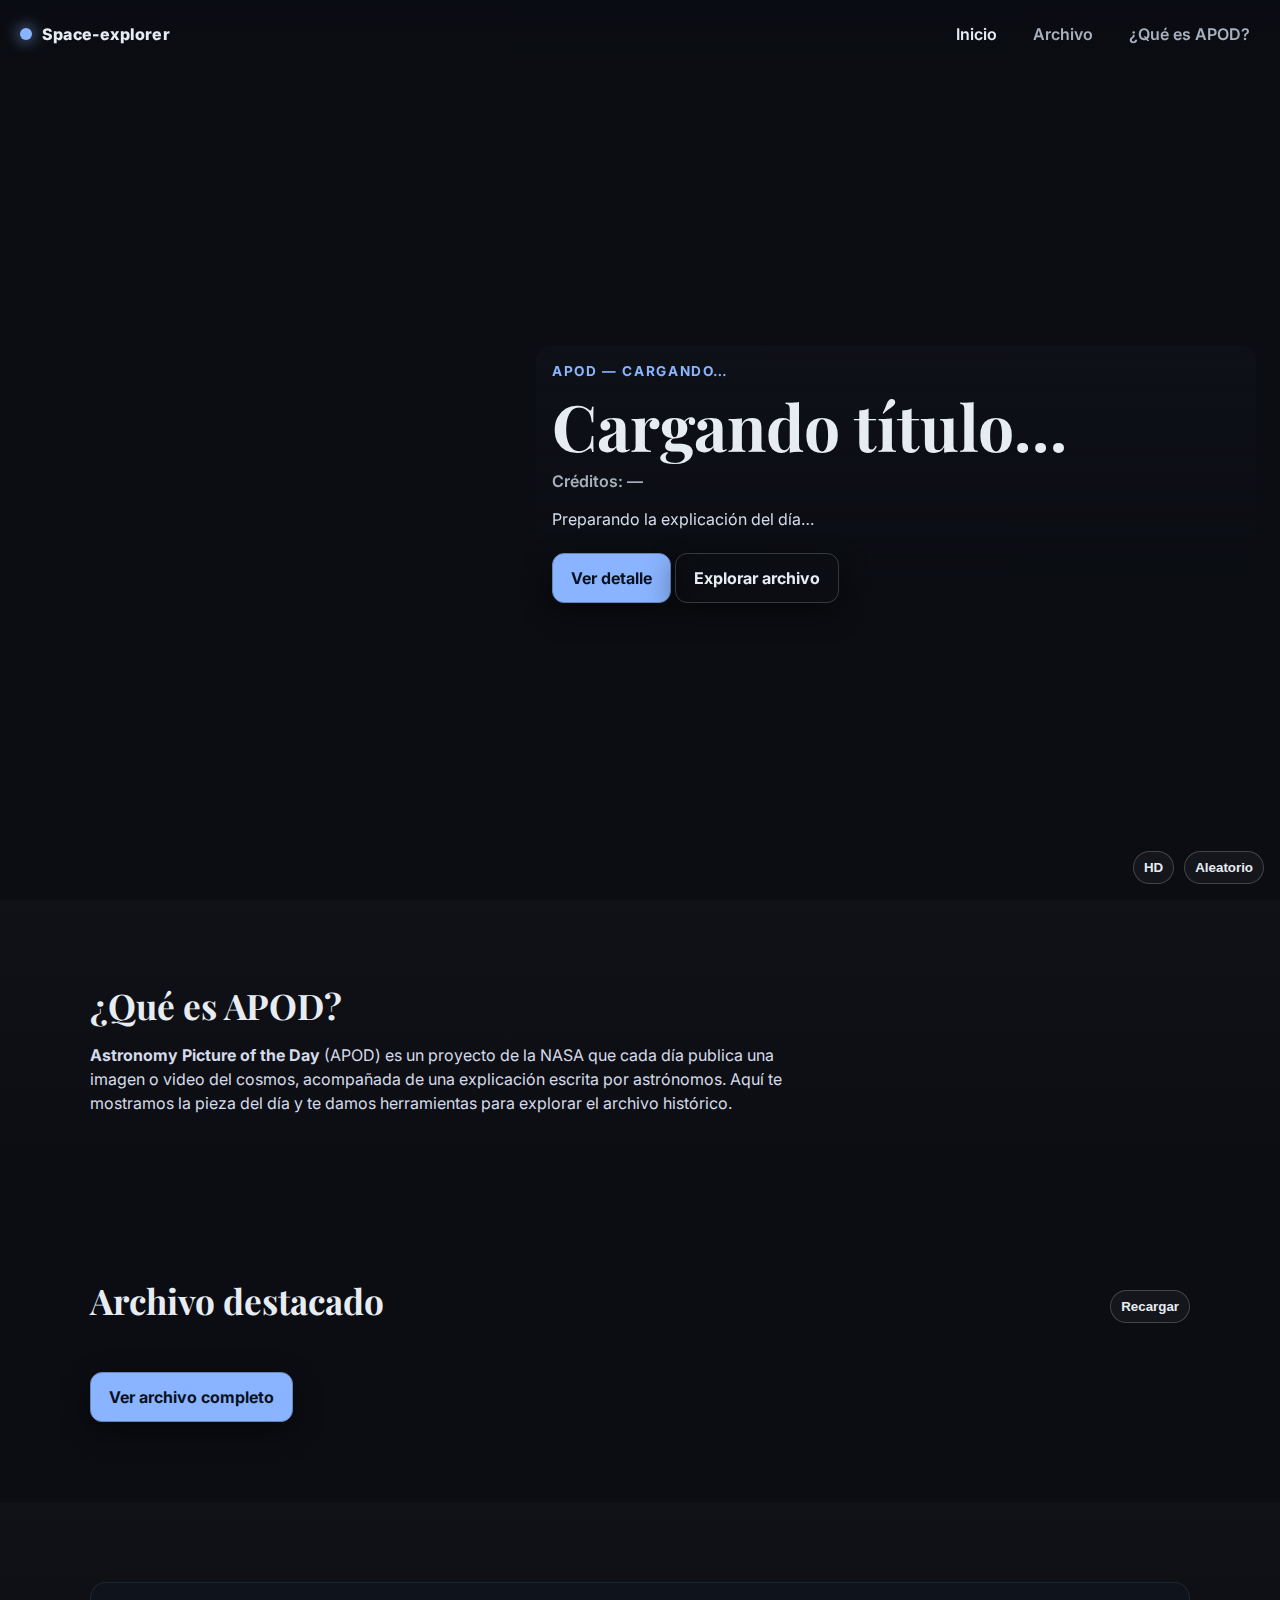
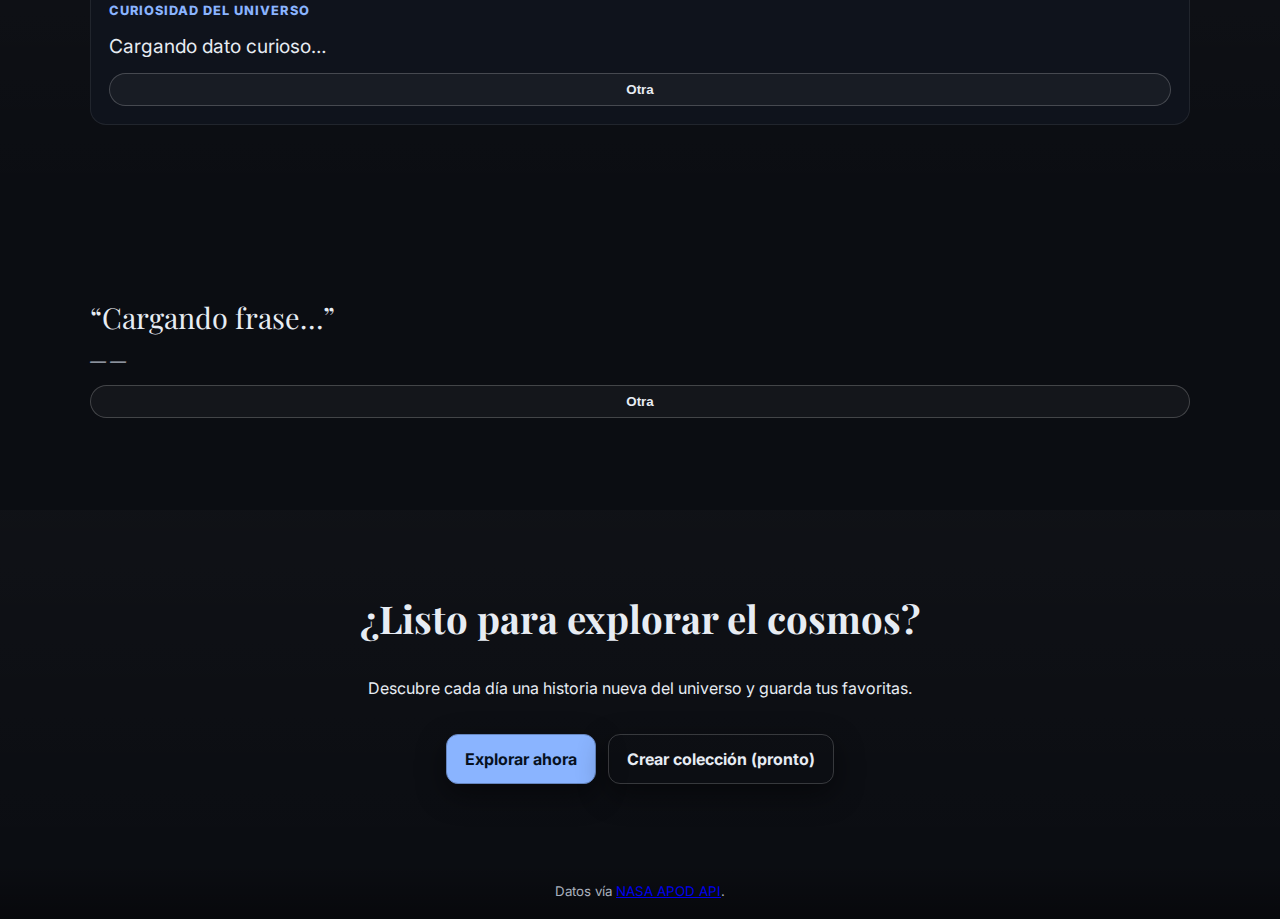
<file: index.html>
<!doctype html>
<html lang="es">
<head>
  <meta charset="utf-8" />
  <meta name="viewport" content="width=device-width, initial-scale=1" />
  <title>Cosmos Diario — Inicio</title>
  <meta name="description" content="Imagen Astronómica del Día (APOD) — Inspírate con el universo." />

  <!-- Tipografías -->
  <link rel="preconnect" href="https://fonts.gstatic.com" crossorigin>
  <link href="https://fonts.googleapis.com/css2?family=Inter:wght@400;600;800&family=Playfair+Display:wght@700&display=swap" rel="stylesheet">

  <link rel="stylesheet" href="./assets/css/style.css" />
</head>
<body>
  <noscript>Activa JavaScript para ver la Imagen Astronómica del Día.</noscript>

  <!-- Header -->
  <header class="site-header" role="banner" aria-label="Encabezado principal">
    <a class="brand" href="#" aria-label="Inicio Cosmos Diario">
      <span class="brand__dot" aria-hidden="true"></span>
      <span class="brand__name">Space-explorer</span>
    </a>

    <nav class="site-nav" aria-label="Navegación principal">
      <a class="nav-link is-active" href="#">Inicio</a>
      <a class="nav-link" href="#archivo">Archivo</a>
      <a class="nav-link" href="#que-es-apod">¿Qué es APOD?</a>
    </nav>
  </header>

  <!-- 1–2. Hero: APOD del día -->
  <main id="main" class="hero" role="main" aria-labelledby="apod-title">
    <div class="hero__backdrop" aria-hidden="true"></div>

    <section class="hero__content" aria-live="polite">
      <p class="eyebrow" id="apod-date">APOD — Cargando…</p>
      <h1 class="hero__title" id="apod-title">Cargando título…</h1>
      <p class="hero__subtitle" id="apod-credit">Créditos: —</p>
      <p class="hero__description" id="apod-desc">Preparando la explicación del día…</p>

      <div class="hero__actions">
        <a id="cta-detail" class="btn btn--primary" href="#" aria-label="Ver detalle del APOD de hoy">Ver detalle</a>
        <a id="cta-archive" class="btn btn--ghost" href="#archivo" aria-label="Explorar archivo de imágenes">Explorar archivo</a>
      </div>
    </section>

    <div class="hero__meta">
      <button id="open-hd" class="chip" type="button" aria-label="Abrir en alta resolución">HD</button>
      <button id="random-apod" class="chip" type="button" aria-label="Ver un APOD aleatorio">Aleatorio</button>
    </div>
  </main>

  <!-- 3. Explicación “¿Qué es APOD?” -->
  <section id="que-es-apod" class="section section--info">
    <div class="container">
      <h2 class="section__title">¿Qué es APOD?</h2>
      <p class="section__lead">
        <strong>Astronomy Picture of the Day</strong> (APOD) es un proyecto de la NASA que cada día publica
        una imagen o video del cosmos, acompañada de una explicación escrita por astrónomos. Aquí te mostramos
        la pieza del día y te damos herramientas para explorar el archivo histórico.
      </p>
    </div>
  </section>

  <!-- 4. Mini-galería de archivo destacado -->
  <section id="archivo" class="section section--gallery" aria-labelledby="gallery-title">
    <div class="container">
      <div class="section__head">
        <h2 id="gallery-title" class="section__title">Archivo destacado</h2>
        <button id="reload-gallery" class="chip" type="button" aria-label="Cargar otras piezas">Recargar</button>
      </div>

      <div id="gallery-grid" class="gallery-grid" role="list" aria-live="polite">
        <!-- tarjetas se inyectan por JS -->
      </div>

      <div class="section__cta">
        <a class="btn btn--primary" href="./archive.html" aria-disabled="true">Ver archivo completo</a>
        
      </div>
    </div>
  </section>

  <!-- 5. Trivia / curiosidad -->
  <section class="section section--trivia">
    <div class="container trivia" role="note" aria-live="polite">
      <div class="trivia__eyebrow">Curiosidad del universo</div>
      <div id="trivia-text" class="trivia__text">Cargando dato curioso…</div>
      <button id="new-trivia" class="chip" type="button" aria-label="Nueva curiosidad">Otra</button>
    </div>
  </section>

  <!-- 6. Frase inspiracional / testimonios -->
  <section class="section section--quote">
    <div class="container quote">
      <blockquote id="quote-text" class="quote__text">“Cargando frase…”</blockquote>
      <cite id="quote-author" class="quote__author">— —</cite>
      <button id="new-quote" class="chip" type="button" aria-label="Nueva frase">Otra</button>
    </div>
  </section>

  <!-- 7. Call to Action final -->
  <section class="section section--cta">
    <div class="container cta-final">
      <h2>¿Listo para explorar el cosmos?</h2>
      <p>Descubre cada día una historia nueva del universo y guarda tus favoritas.</p>
      <div class="cta-final__actions">
        <a href="#archivo" class="btn btn--primary">Explorar ahora</a>
        <a href="#" class="btn btn--ghost" aria-disabled="true">Crear colección (pronto)</a>
      </div>
    </div>
  </section>

  <!-- 8. Footer -->
  <footer class="site-footer" role="contentinfo">
    <small>
      Datos vía <a href="https://api.nasa.gov/" rel="noopener" target="_blank">NASA APOD API</a>.
      
    </small>
  </footer>

  <!-- Importante: primero la key, luego el script principal -->
  <script src="./assets/js/config.js"></script>
  <script src="./assets/js/main.js" defer></script>
</body>
</html>
</file>
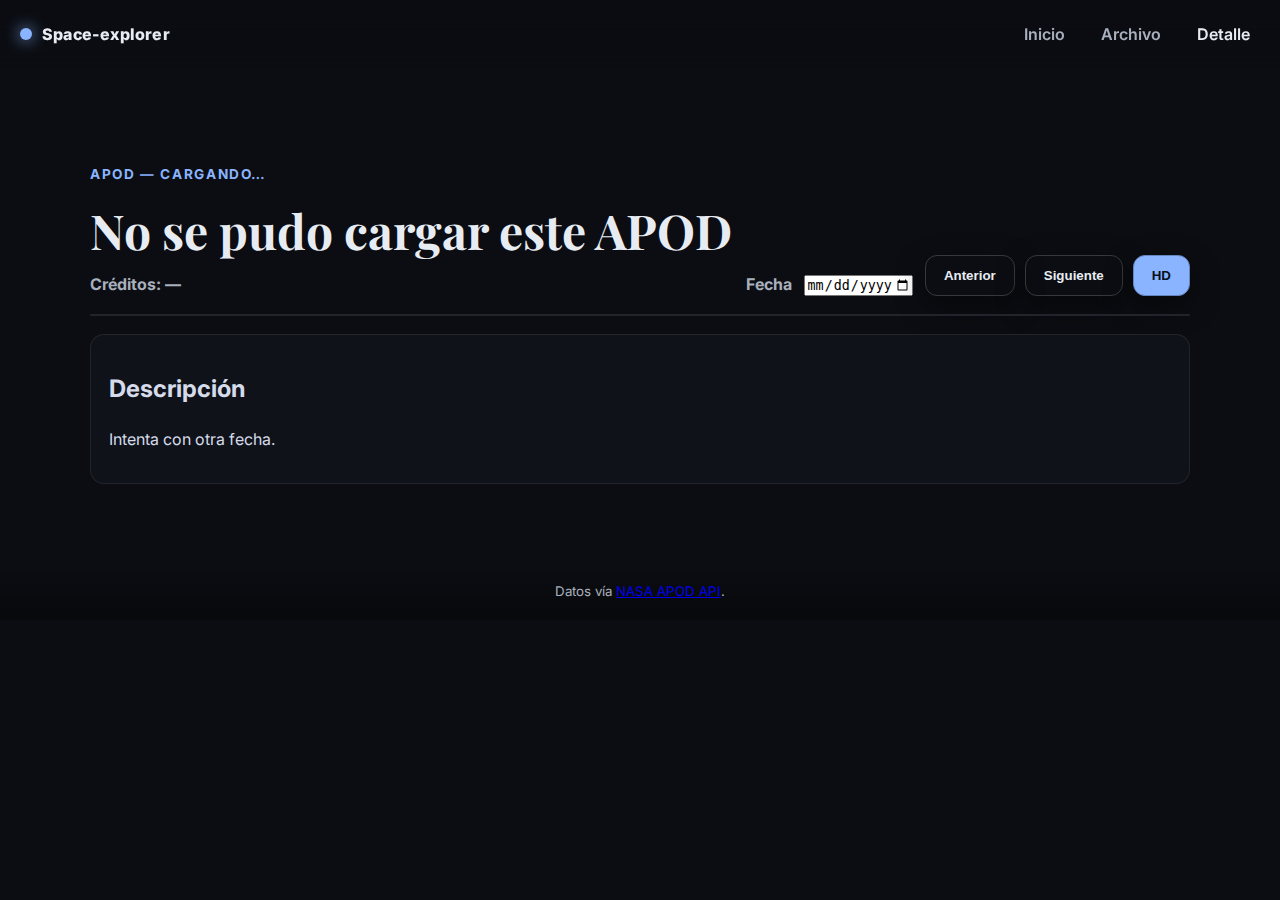
<file: apod.html>
<!doctype html>
<html lang="es">
<head>
  <meta charset="utf-8" />
  <meta name="viewport" content="width=device-width, initial-scale=1" />
  <title>Cosmos Diario — Detalle APOD</title>
  <meta name="description" content="Detalle de Astronomy Picture of the Day (APOD) de la NASA." />

  <!-- Tipografías -->
  <link rel="preconnect" href="https://fonts.gstatic.com" crossorigin>
  <link href="https://fonts.googleapis.com/css2?family=Inter:wght@400;600;800&family=Playfair+Display:wght@700&display=swap" rel="stylesheet">

  <link rel="stylesheet" href="./assets/css/style.css" />
</head>
<body>
  <!-- Header -->
  <header class="site-header" role="banner" aria-label="Encabezado principal">
    <a class="brand" href="./index.html" aria-label="Volver al inicio">
      <span class="brand__dot" aria-hidden="true"></span>
      <span class="brand__name">Space-explorer</span>
    </a>

    <nav class="site-nav" aria-label="Navegación principal">
      <a class="nav-link" href="./index.html">Inicio</a>
      <a class="nav-link" href="./archive.html">Archivo</a>
      <a class="nav-link is-active" href="#">Detalle</a>
    </nav>
  </header>

  <main id="detail" class="detail" style="padding-top: 84px">
    <section class="section">
      <div class="container detail__wrap">
        <!-- Cabecera -->
        <div class="detail__head">
          <div>
            <p class="eyebrow" id="apod-date">APOD — Cargando…</p>
            <h1 class="detail__title" id="apod-title">Cargando título…</h1>
            <p class="detail__credit" id="apod-credit">Créditos: —</p>
          </div>
          <div class="detail__controls">
            <label class="detail__label" for="pick-date">Fecha</label>
            <input id="pick-date" type="date" />
            <div class="detail__nav">
              <button id="prev" class="btn btn--ghost" type="button" aria-label="Día anterior">Anterior</button>
              <button id="next" class="btn btn--ghost" type="button" aria-label="Día siguiente">Siguiente</button>
              <button id="open-hd" class="btn btn--primary" type="button" aria-label="Abrir en alta resolución">HD</button>
            </div>
          </div>
        </div>

        <!-- Media -->
        <div id="media" class="detail__media" aria-live="polite">
          <!-- imagen o video se inyecta por JS -->
        </div>

        <!-- Descripción -->
        <article class="detail__desc">
          <h2 class="sr-only">Descripción</h2>
          <p id="apod-desc">Cargando descripción completa…</p>
        </article>
      </div>
    </section>
  </main>

  <!-- Footer -->
  <footer class="site-footer" role="contentinfo">
    <small>
      Datos vía <a href="https://api.nasa.gov/" rel="noopener" target="_blank">NASA APOD API</a>.
      
    </small>
  </footer>

  <!-- Orden: key -> script -->
  <script src="./assets/js/config.js"></script>
  <script src="./assets/js/apod.js" defer></script>
</body>
</html>
</file>
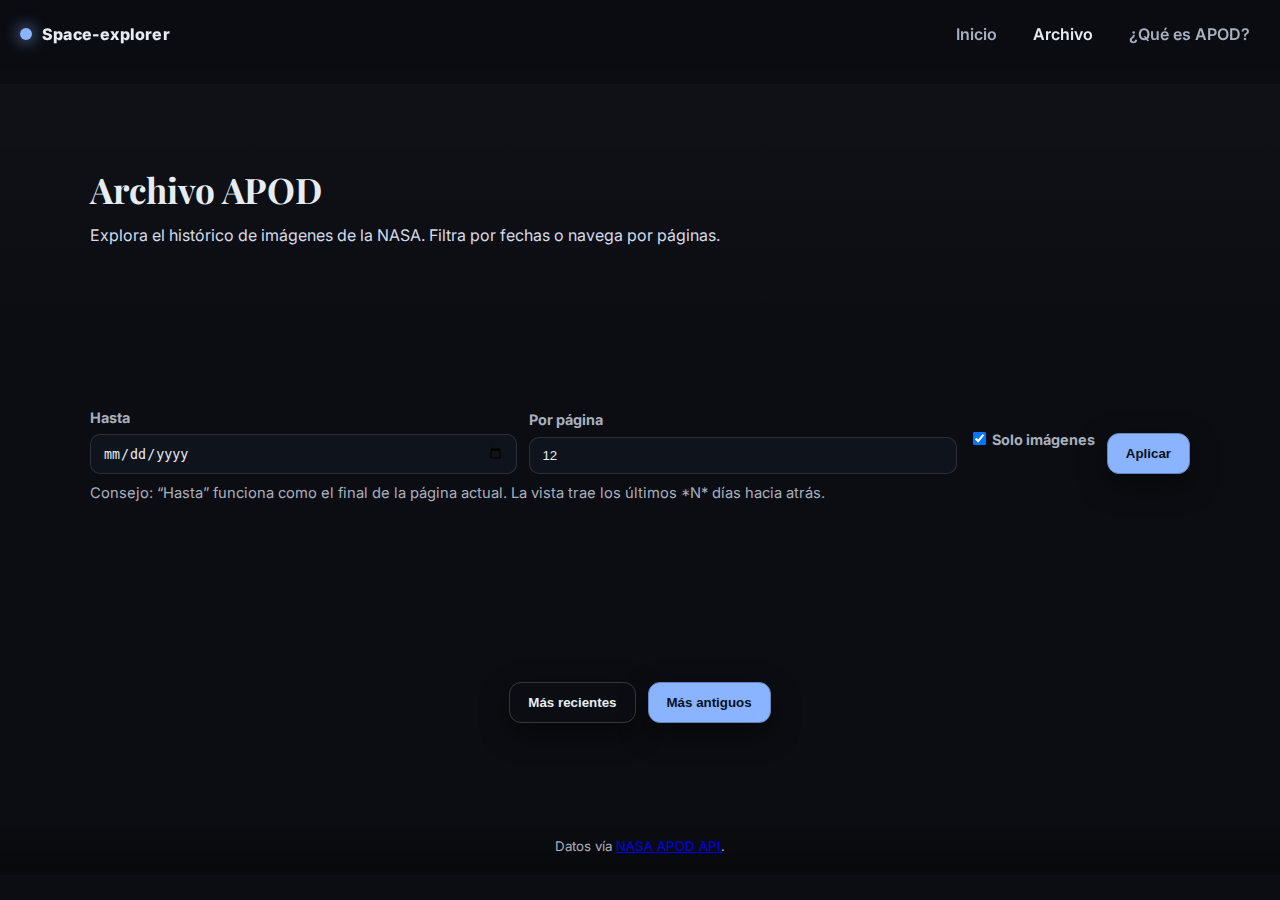
<file: archive.html>
<!DOCTYPE html>
<html lang="en">
<head>
  <meta charset="UTF-8">
  <meta name="viewport" content="width=device-width, initial-scale=1.0">
  <title>Space-explorer - Archivo APOD</title>
  <meta name="description" content="Explora el archivo histórico de APOD (NASA). Filtra por fecha y descubre imágenes pasadas." />
<link rel="preconnect" href="https://fonts.gstatic.com" crossorigin>
  <link href="https://fonts.googleapis.com/css2?family=Inter:wght@400;600;800&family=Playfair+Display:wght@700&display=swap" rel="stylesheet">

  <link rel="stylesheet" href="./assets/css/style.css" />
</head>
<body>
 

<header class="site-header" role="banner" aria-label="Encabezado principal">
    <a class="brand" href="./index.html" aria-label="Volver al inicio">
      <span class="brand__dot" aria-hidden="true"></span>
      <span class="brand__name">Space-explorer</span>
    </a>
    <nav class="site-nav" aria-label="Navegación principal">
      <a class="nav-link" href="./index.html">Inicio</a>
      <a class="nav-link is-active" href="#">Archivo</a>
      <a class="nav-link" href="./index.html#que-es-apod">¿Qué es APOD?</a>
    </nav>
  </header>

  <main style="padding-top: 84px">
    <!-- Título -->
    <section class="section section--info">
      <div class="container">
        <h1 class="section__title" style="margin-bottom:6px">Archivo APOD</h1>
        <p class="section__lead">Explora el histórico de imágenes de la NASA. Filtra por fechas o navega por páginas.</p>
      </div>
    </section>
    <section class="section">
      <div class="container">
        <form id="filters" class="archive-filters" aria-label="Filtros del archivo">
          <div class="field">
            <label for="date-to">Hasta</label>
            <input id="date-to" name="date_to" type="date" />
          </div>
          <div class="field">
            <label for="per-page">Por página</label>
            <select id="per-page" name="per_page">
              <option value="9">9</option>
              <option value="12" selected>12</option>
              <option value="18">18</option>
              <option value="24">24</option>
            </select>
          </div>
          <div class="field check">
            <label><input id="only-images" type="checkbox" checked /> Solo imágenes</label>
          </div>
          <div class="field">
            <button class="btn btn--primary" type="submit">Aplicar</button>
          </div>
        </form>

        <div class="muted" style="margin-top:8px; font-size:.92rem">
          Consejo: “Hasta” funciona como el final de la página actual. La vista trae los últimos *N* días hacia atrás.
        </div>
      </div>
    </section>

    <!-- Resultados -->
    <section class="section">
      <div class="container">
        <div id="archive-grid" class="gallery-grid" role="list" aria-live="polite">
          <!-- tarjetas via JS -->
        </div>

        <div class="archive-pager">
          <button id="prev-page" class="btn btn--ghost" type="button" aria-label="Ir a días más recientes">Más recientes</button>
          <button id="next-page" class="btn btn--primary" type="button" aria-label="Ir a días más antiguos">Más antiguos</button>
        </div>

        <p id="range-label" class="muted" style="text-align:center; margin-top:10px"></p>
      </div>
    </section>
  </main>
 <!--  Footer -->
  <footer class="site-footer" role="contentinfo">
    <small>
      Datos vía <a href="https://api.nasa.gov/" rel="noopener" target="_blank">NASA APOD API</a>.

    </small>
  </footer>

  <!-- Orden: key -> script -->
  <script src="./assets/js/config.js"></script>
  <script src="./assets/js/archive.js" defer></script>


  
</body>
</html>
</file>
<file: assets/css/style.css>
/* ============  Variables y base  ============ */
:root{
  --bg: #0b0d12;
  --surface: #10131a;
  --text: #e7ecf3;
  --muted: #a9b0bd;
  --brand: #8ab4ff;
  --accent: #ff6b6b;
  --shadow: 0 10px 30px rgba(0,0,0,.45);

  --hero-image: url("../img/nebulosa-lacerta.jpg");
  --overlay-from: rgba(10,12,18,.85);
  --overlay-to: rgba(10,12,18,.35);
}

*{ box-sizing: border-box; }
html, body{ height: 100%; }
html{ scroll-behavior: smooth; }
body{
  margin: 0;
  font-family: "Inter", system-ui, -apple-system, Segoe UI, Roboto, "Helvetica Neue", Arial, "Noto Sans";
  background: var(--bg);
  color: var(--text);
  line-height: 1.5;
}
.container{ width: min(1100px, 92vw); margin-inline: auto; }
.muted{ color: var(--muted); }

/* ============  Encabezado  ============ */
.site-header{
  position: fixed; inset-inline: 0; top: 0;
  display: flex; align-items: center; justify-content: space-between;
  padding: 14px 20px;
  background: linear-gradient(180deg, rgba(10,12,18,.85), rgba(10,12,18,0));
  z-index: 40;
  backdrop-filter: blur(6px);
}
.brand{ display:flex; align-items:center; gap:10px; text-decoration:none; color:var(--text); font-weight:800; letter-spacing:.2px; }
.brand__dot{ width:12px; height:12px; border-radius:50%; background: var(--brand); box-shadow: 0 0 16px var(--brand); }
.brand__name{ font-variant-ligatures: none; }

.site-nav{ display:flex; gap:16px; }
.nav-link{
  color: var(--muted); text-decoration: none; font-weight:600;
  padding: 8px 10px; border-radius: 10px;
}
.nav-link:hover{ color: var(--text); background: rgba(255,255,255,.06); }
.nav-link.is-active{ color: var(--text); }

/* ============  Hero  ============ */
.hero{
  position: relative;
  min-height: 100svh;
  display: grid;
  grid-template-columns: minmax(280px, 720px);
  align-items: center;
  padding: clamp(72px, 8vw, 96px) 24px 32px;
  overflow: clip;
}
.hero__backdrop{
  position: absolute; inset: 0;
  background-image:
    linear-gradient(90deg, var(--overlay-from) 0%, var(--overlay-to) 65%),
    var(--hero-image);
  background-size: cover;
  background-position: center;
  filter: saturate(1.05) contrast(1.05);
  transform: scale(1.02);
  transition: transform .8s ease, opacity .5s ease;
  opacity: 0.001;
}
.hero.is-loaded .hero__backdrop{ opacity: 1; transform: scale(1); }

.hero__content{
  position: relative; z-index: 10;
  width: min(720px, 92vw);
  padding: clamp(12px, 2vw, 16px);
  border-radius: 16px;
}

.eyebrow{
  color: var(--brand);
  font-weight: 700; letter-spacing: .12em; text-transform: uppercase;
  margin: 0 0 10px;
  font-size: .85rem;
}
.hero__title{
  margin: 0 0 8px;
  font-family: "Playfair Display", Georgia, serif;
  font-weight: 700;
  font-size: clamp(2rem, 6vw, 4rem);
  line-height: 1.1;
  text-wrap: balance;
}
.hero__subtitle{ margin: 0 0 14px; color: var(--muted); font-weight: 600; }
.hero__description{ margin: 0 0 22px; color: #d5dbea; max-width: 65ch; }

/* Buttons */
.btn{
  display: inline-flex; align-items: center; justify-content: center;
  gap: .5rem; padding: 12px 18px; border-radius: 12px;
  font-weight: 700; text-decoration: none; transition: transform .1s ease, box-shadow .2s ease, background .2s ease, color .2s ease;
  box-shadow: var(--shadow); border: 1px solid transparent;
}
.btn:active{ transform: translateY(1px); }
.btn--primary{ background: var(--brand); color: #07111e; border-color: color-mix(in oklab, var(--brand), black 20%); }
.btn--primary:hover{ background: color-mix(in oklab, var(--brand), white 10%); }
.btn--ghost{ background: transparent; color: var(--text); border-color: rgba(255,255,255,.18); }
.btn--ghost:hover{ background: rgba(255,255,255,.08); }

/* Chips */
.hero__meta{
  position: absolute; right: 16px; bottom: 16px; display:flex; gap:10px; z-index: 10;
}
.chip{
  appearance: none; cursor: pointer;
  border: 1px solid rgba(255,255,255,.2); background: rgba(255,255,255,.04);
  color: var(--text); padding: 8px 10px; border-radius: 999px; font-weight:700;
}
.chip:hover{ background: rgba(255,255,255,.1); }

/* ============  Secciones generales  ============ */
.section{
  padding: clamp(40px, 7vw, 80px) 0;
}
.section--info{ background: linear-gradient(180deg, rgba(255,255,255,.02), rgba(255,255,255,0)); }
.section__title{
  font-family: "Playfair Display", Georgia, serif;
  font-size: clamp(1.5rem, 4vw, 2.2rem);
  margin: 0 0 10px;
}
.section__lead{
  color: #d5dbea;
  max-width: 70ch;
  margin: 0;
}
.section__head{
  display:flex; align-items:center; justify-content: space-between; gap:16px; margin-bottom: 18px;
}

/* ============  Galería  ============ */
.section--gallery{ }
.gallery-grid{
  display: grid;
  grid-template-columns: repeat(2, 1fr);
  gap: 14px;
}
@media (min-width: 820px){
  .gallery-grid{ grid-template-columns: repeat(3, 1fr); }
}
.card{
  display: grid; grid-template-rows: 180px auto;
  background: #0f1219; border: 1px solid rgba(255,255,255,.08);
  border-radius: 14px; overflow: clip; text-decoration: none; color: var(--text);
  transition: transform .15s ease, border-color .2s ease, box-shadow .2s ease;
}
.card:hover{ transform: translateY(-2px); border-color: rgba(255,255,255,.18); box-shadow: var(--shadow); }
.card__media{
  background-size: cover; background-position: center; filter: saturate(1.05) contrast(1.05);
}
.card__body{ padding: 12px 14px; }
.card__title{ margin: 0 0 6px; font-weight: 700; font-size: 1rem; line-height: 1.3; }
.card__meta{ margin: 0; color: var(--muted); font-size: .9rem; }

/* skeleton state */
.skeleton-row{
  display:grid; grid-template-columns: repeat(3, 1fr); gap:14px;
  width: 100%;
}
.skeleton-row::before,
.skeleton-row::after{
  content:""; display:block; height: 220px; border-radius:14px; background: linear-gradient(90deg, #121722, #0e121b, #121722);
  background-size: 200% 100%; animation: shimmer 1.2s infinite linear;
}
@keyframes shimmer{
  0%{ background-position: 200% 0; }
  100%{ background-position: -200% 0; }
}
.section__cta{ margin-top: 16px; display:flex; align-items:center; gap:12px; }

/* ============  Trivia  ============ */
.section--trivia{ background: linear-gradient(180deg, rgba(255,255,255,.02), rgba(255,255,255,0)); }
.trivia{
  display:grid; gap:12px; background: #0f131c; border: 1px solid rgba(255,255,255,.08);
  border-radius: 16px; padding: 18px;
}
.trivia__eyebrow{ color: var(--brand); font-weight: 800; letter-spacing:.08em; text-transform: uppercase; font-size:.8rem; }
.trivia__text{ font-size: clamp(1rem, 2.5vw, 1.2rem); }

/* ============  Quote  ============ */
.section--quote{ }
.quote{
  display:grid; gap:12px; padding: 12px 0;
}
.quote__text{
  font-family: "Playfair Display", Georgia, serif; font-size: clamp(1.2rem, 3.6vw, 1.8rem);
  line-height: 1.4; margin: 0;
}
.quote__author{ color: var(--muted); }

/* ============  CTA final  ============ */
.section--cta{ background: linear-gradient(180deg, rgba(255,255,255,.02), rgba(255,255,255,0)); }
.cta-final{
  text-align:center; display:grid; gap:12px;
}
.cta-final h2{ margin: 0; font-size: clamp(1.6rem, 4.5vw, 2.4rem); font-family: "Playfair Display", Georgia, serif; }
.cta-final__actions{ display:flex; gap:12px; justify-content:center; margin-top: 6px; flex-wrap: wrap; }

/* Footer */
.site-footer{
  display: grid; place-items: center;
  padding: 18px;
  color: var(--muted);
  background: linear-gradient(180deg, rgba(0,0,0,0), rgba(0,0,0,.35));
}

/* Responsive layout */
@media (min-width: 960px){
  .hero{
    grid-template-columns: 1fr minmax(560px, 720px);
    justify-items: start;
    padding-left: clamp(48px, 6vw, 80px);
  }
  .hero__content{
    grid-column: 2;
    background: linear-gradient(180deg, rgba(16,19,26,.65), rgba(16,19,26,0));
    backdrop-filter: blur(4px);
  }
}

/* Accesibilidad foco visible */
:where(a,button){ outline: none; }
:where(a,button):focus-visible{
  box-shadow: 0 0 0 3px color-mix(in oklab, var(--brand), white 15%), 0 0 0 6px rgba(255,255,255,.15);
  border-radius: 12px;
}
/* ====== Vista 2: Archivo ====== */
.archive-filters{
  display: grid;
  grid-template-columns: repeat(2, minmax(160px, 1fr)) auto auto;
  gap: 12px;
  align-items: end;
}
.archive-filters .field{ display:grid; gap:6px; }
.archive-filters .field.check{ align-self: center; }
.archive-filters label{ font-weight: 700; font-size: .9rem; color: var(--muted); }
.archive-filters input[type="date"],
.archive-filters select{
  appearance: none;
  background: #0f131c;
  color: var(--text);
  border: 1px solid rgba(255,255,255,.12);
  border-radius: 10px;
  padding: 10px 12px;
}
.archive-pager{
  display:flex; justify-content: center; gap: 12px;
  margin-top: 18px;
}

/* ====== Vista 3: Detalle ====== */
.detail__wrap{ display:grid; gap:18px; }
.detail__head{
  display:grid; gap:12px;
  grid-template-columns: 1fr;
}
.detail__title{
  font-family: "Playfair Display", Georgia, serif;
  font-size: clamp(1.8rem, 5vw, 3rem);
  margin: 4px 0 6px;
}
.detail__credit{ color: var(--muted); font-weight: 700; margin: 0; }
.detail__controls{
  display:flex; align-items:end; gap:12px; flex-wrap: wrap;
}
.detail__label{ font-weight: 700; color: var(--muted); }
.detail__nav{ display:flex; gap:10px; flex-wrap: wrap; }

.detail__media{
  background: #0f1219;
  border: 1px solid rgba(255,255,255,.08);
  border-radius: 14px;
  overflow: clip;
}
.detail__figure{ margin: 0; }
.detail__figure img{ display:block; width:100%; height:auto; }

.video-wrap{
  position: relative; width: 100%;
  aspect-ratio: 16 / 9;
  background: #000;
}
.video-wrap iframe{
  position: absolute; inset: 0; width: 100%; height: 100%; border: 0;
}

.detail__desc{
  background: #0f1219;
  border: 1px solid rgba(255,255,255,.08);
  border-radius: 14px;
  padding: 16px 18px;
  color: #d5dbea;
}

/* skeleton para media */
.skeleton-media{
  height: min(72vh, 720px);
  background: linear-gradient(90deg, #121722, #0e121b, #121722);
  background-size: 200% 100%;
  animation: shimmer 1.2s linear infinite;
}

/* responsive */
@media (min-width: 960px){
  .detail__head{
    grid-template-columns: 1fr auto;
    align-items: end;
  }
}
</file>
